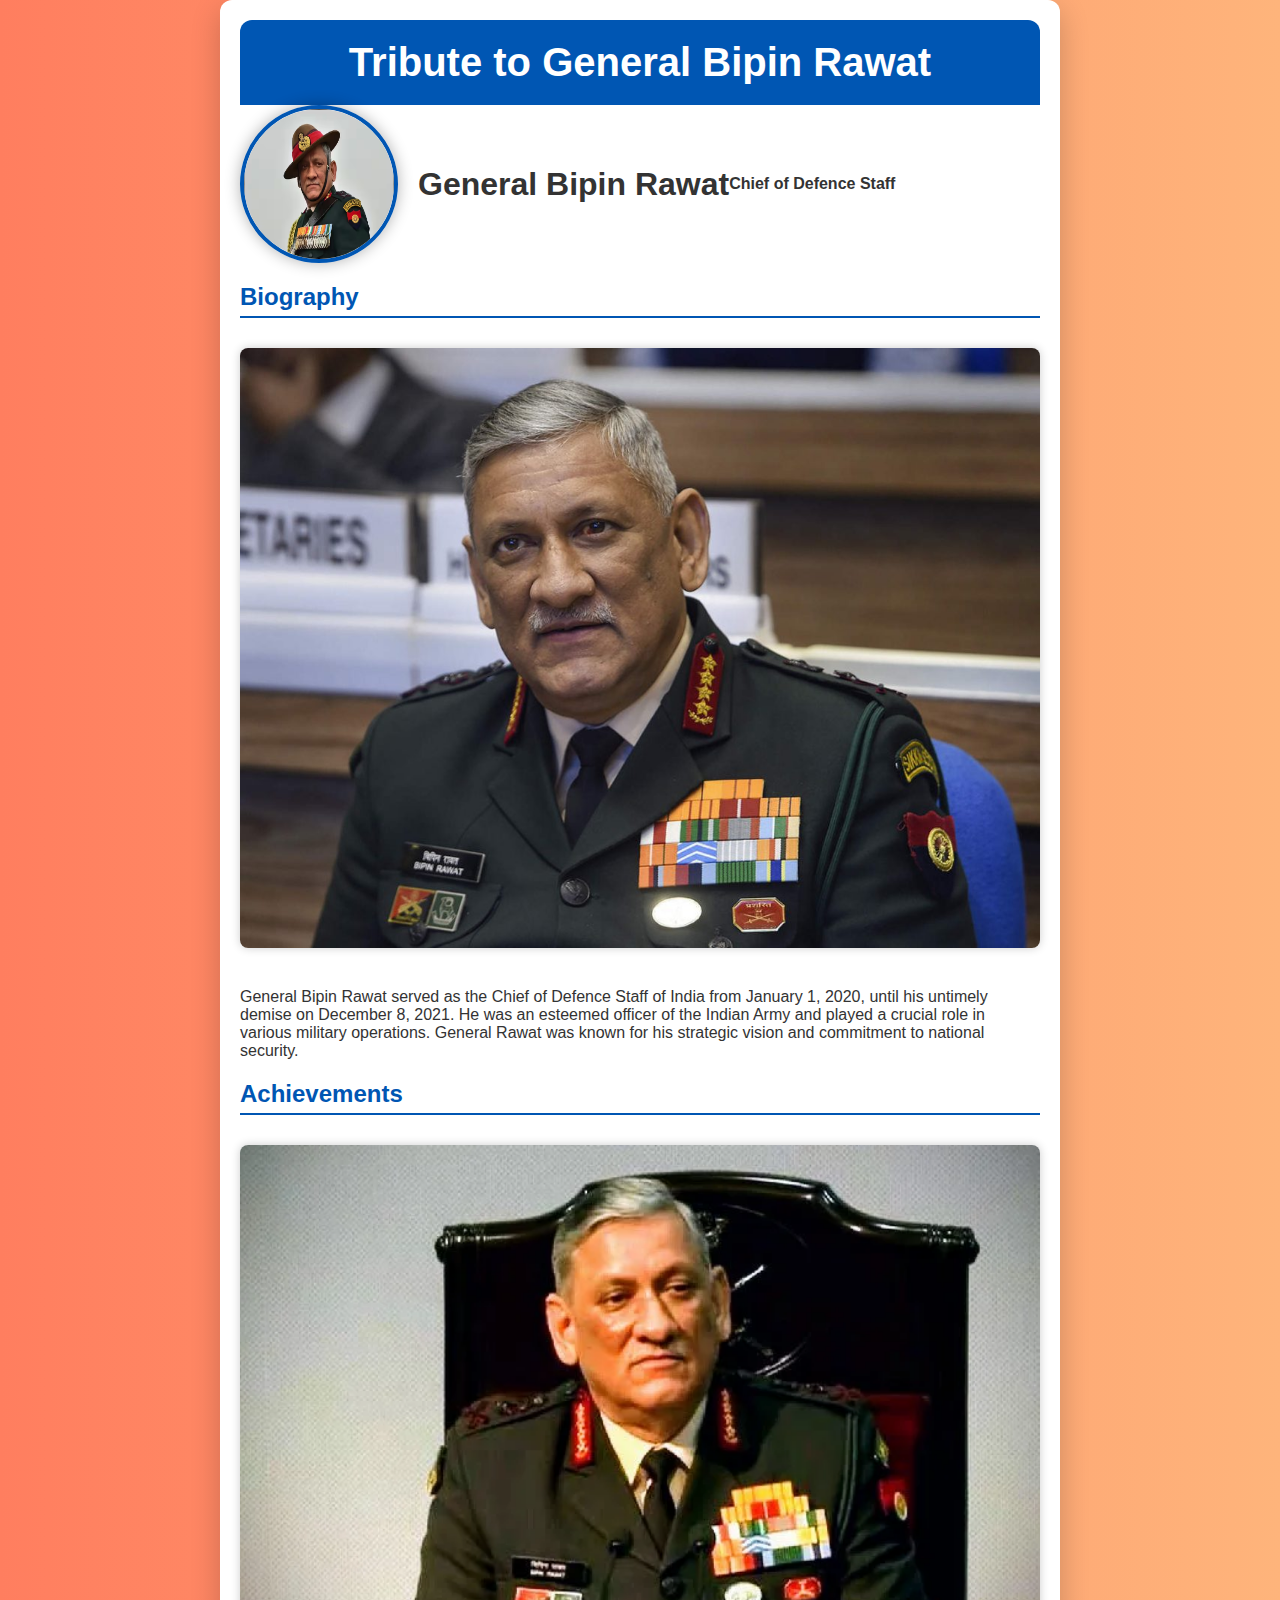
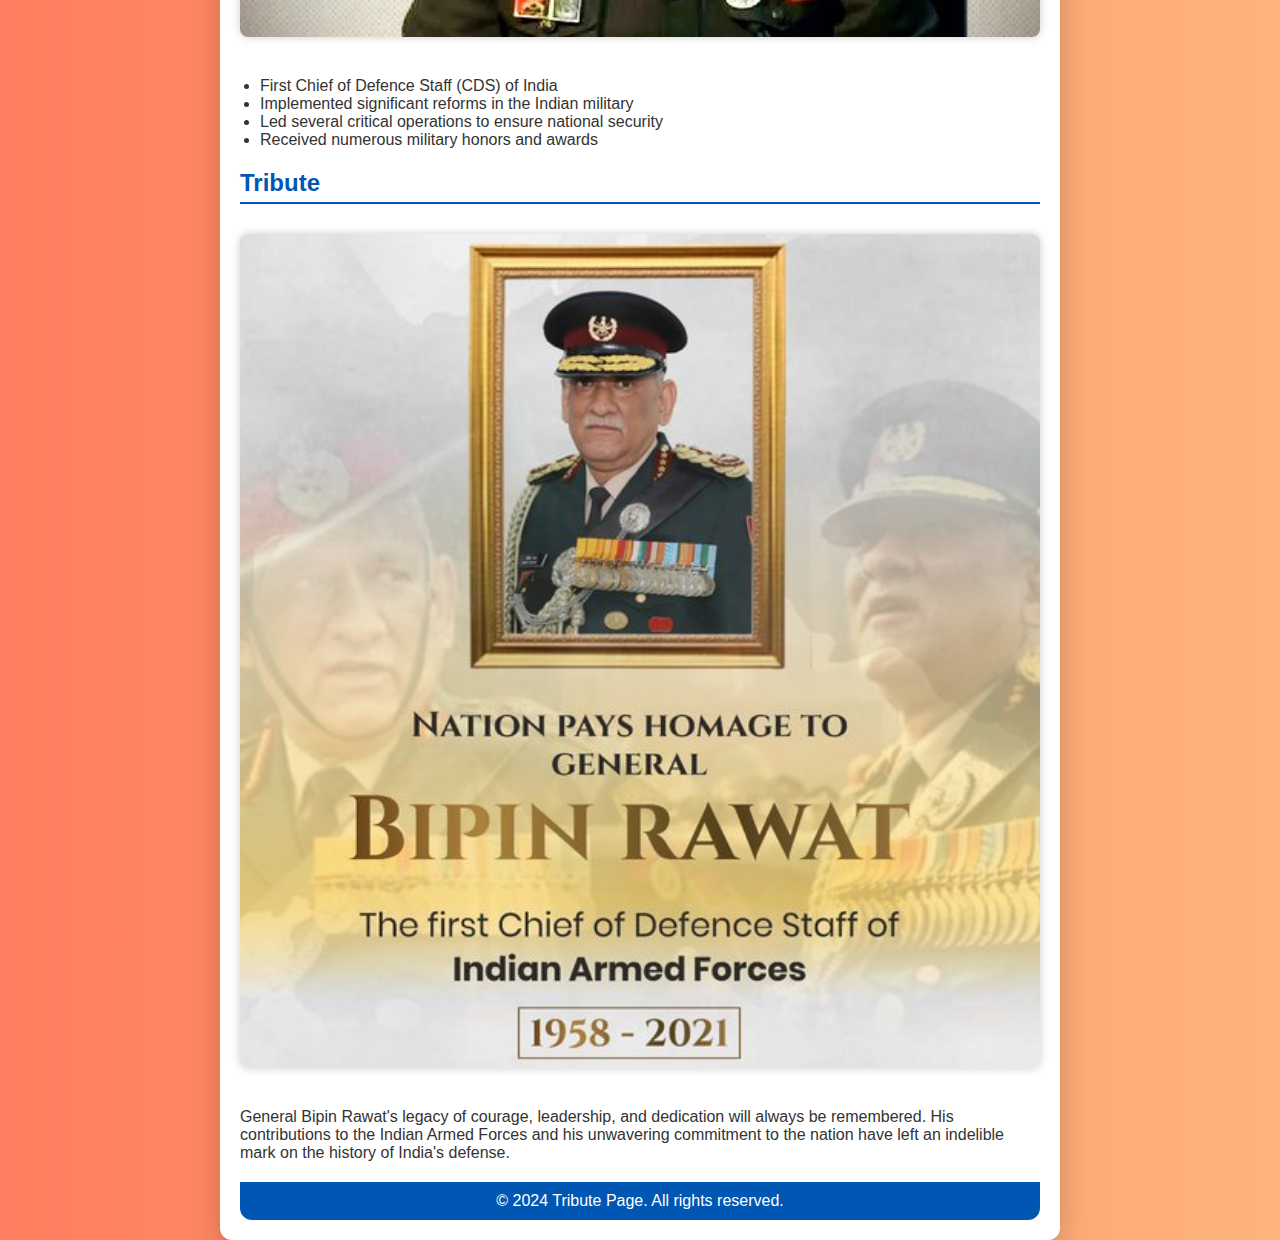
<file: LEVEL 2 TASK 2/tributePage/index.html>
<!DOCTYPE html>
<html lang="en">
<head>
    <meta charset="UTF-8">
    <meta name="viewport" content="width=device-width, initial-scale=1.0">
    <title>Tribute to General Bipin Rawat</title>
    <link rel="stylesheet" href="styles.css">
</head>
<body>
    <div class="container">
        <header>
            <h1>Tribute to General Bipin Rawat</h1>
        </header>
        
        <section class="profile">
            <img src="bipin rawat.avif" alt="General Bipin Rawat" class="profile-img">
            <h2>General Bipin Rawat</h2>
            <p><strong>Chief of Defence Staff</strong></p>
        </section>
        
        <section class="biography">
            <h2>Biography</h2>
            <img src="biography.jpg" alt="Biography" class="section-img">
            <p>General Bipin Rawat served as the Chief of Defence Staff of India
             from January 1, 2020, until his untimely demise on December 8, 2021. 
             He was an esteemed officer of the Indian Army and played a crucial 
             role in various military operations. General Rawat was known for his
            strategic vision and commitment to national security.</p>
        </section>
        
        <section class="achievements">
            <h2>Achievements</h2>
            <img src="achievement.webp" alt="Achievements" class="section-img">
            <ul>
                <li>First Chief of Defence Staff (CDS) of India</li>
                <li>Implemented significant reforms in the Indian military</li>
                <li>Led several critical operations to ensure national security</li>
                <li>Received numerous military honors and awards</li>
            </ul>
        </section>
        
        <section class="tribute">
            <h2>Tribute</h2>
            <img src="tribute.png" alt="Tribute" class="section-img">
            <p>General Bipin Rawat's legacy of courage, leadership, and dedication will always be remembered. His contributions to the Indian Armed Forces and his unwavering commitment to the nation have left an indelible mark on the history of India's defense.</p>
        </section>
        
        <footer>
            <p>© 2024 Tribute Page. All rights reserved.</p>
        </footer>
    </div>
</body>
</html>
</file>
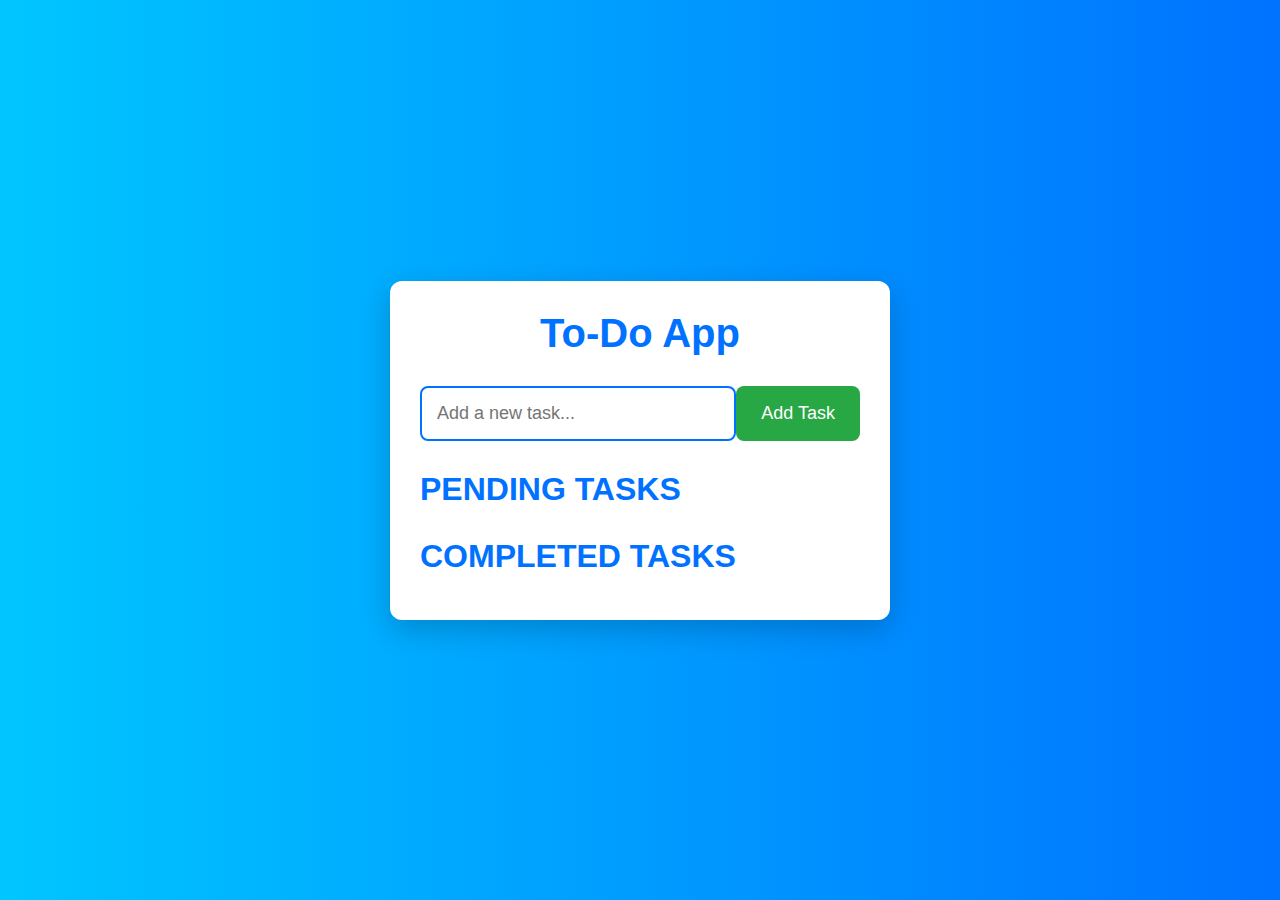
<file: LEVEL 2 TASK 3/to-doApp/index.html>
<!DOCTYPE html>
<html lang="en">
<head>
    <meta charset="UTF-8">
    <meta http-equiv="X-UA-Compatible" content="IE=edge">
    <meta name="viewport" content="width=device-width, initial-scale=1.0">
    <title>To-Do App</title>
    <link rel="stylesheet" href="styles.css">
</head>
<body>

    <div class="app-container">
        <h1>To-Do App</h1>

        <!-- Add Task Section -->
        <div class="task-input">
            <input type="text" id="taskInput" placeholder="Add a new task..." />
            <button id="addTaskBtn">Add Task</button>
        </div>

        <!-- Pending Tasks Section -->
        <section class="tasks-section">
            <h2>Pending Tasks</h2>
            <ul id="pendingTasks" class="tasks-list"></ul>
        </section>

        <!-- Completed Tasks Section -->
        <section class="tasks-section">
            <h2>Completed Tasks</h2>
            <ul id="completedTasks" class="tasks-list"></ul>
        </section>
    </div>

    <script src="script.js"></script>
</body>
</html>
</file>
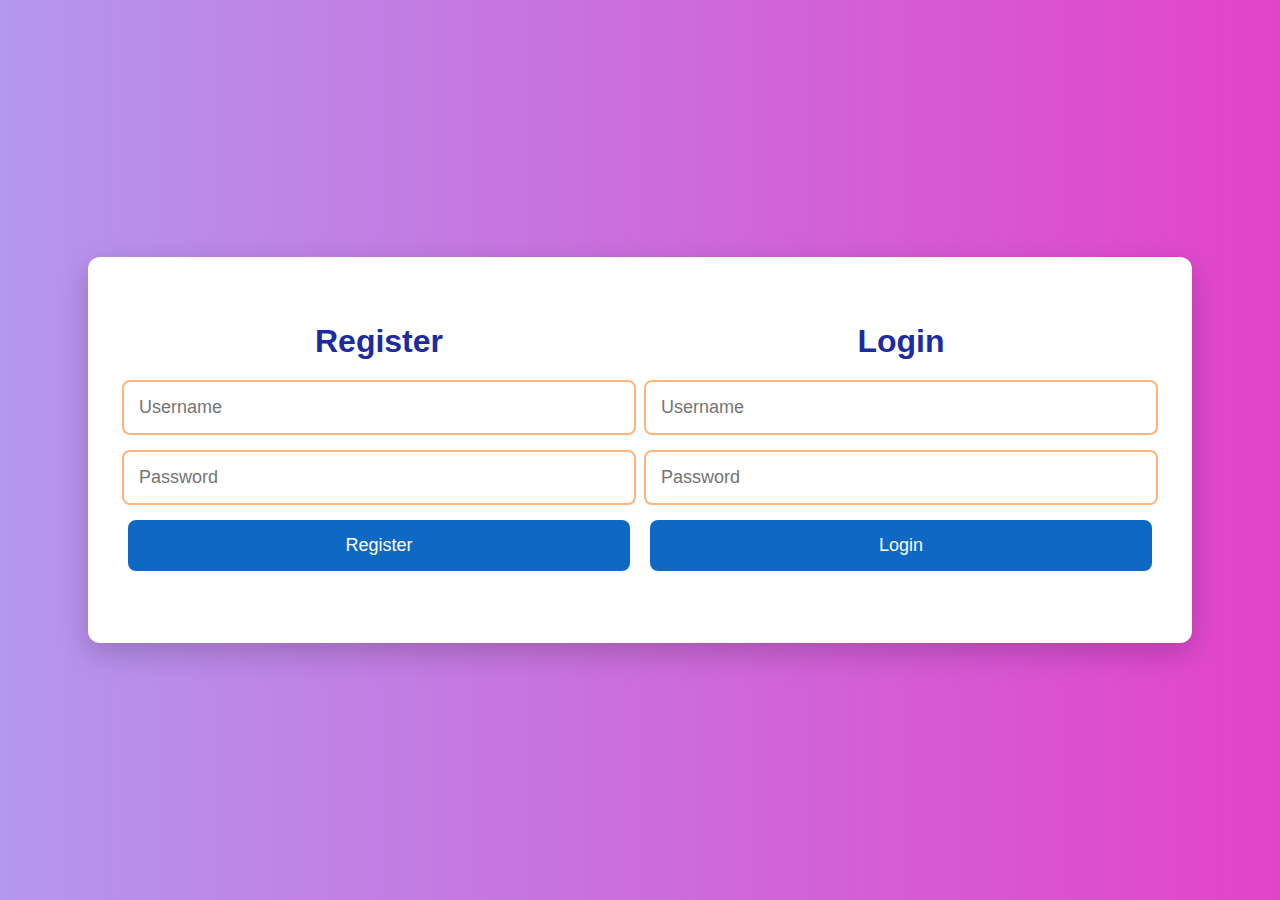
<file: LEVEL 2 TASK 4/loginAuthentication/index.html>
<!DOCTYPE html>
<html lang="en">
<head>
    <meta charset="UTF-8">
    <meta name="viewport" content="width=device-width, initial-scale=1.0">
    <title>Login Authentication</title>
    <link rel="stylesheet" href="styles.css">
</head>
<body>
    <div id="app">
        <div id="registerSection" class="auth-section">
            <h2>Register</h2>
            <input type="text" id="regUsername" placeholder="Username" />
            <input type="password" id="regPassword" placeholder="Password" />
            <button onclick="register()">Register</button>
            <p id="registerMessage"></p>
        </div>

        <div id="loginSection" class="auth-section">
            <h2>Login</h2>
            <input type="text" id="loginUsername" placeholder="Username" />
            <input type="password" id="loginPassword" placeholder="Password" />
            <button onclick="login()">Login</button>
            <p id="loginMessage"></p>
        </div>

        <div id="securedSection" class="auth-section" style="display: none;">
            <h2>Welcome to the Secured Page</h2>
            <p>This is a secured page only accessible to logged-in users.</p>
            <button onclick="logout()">Logout</button>
        </div>
    </div>

    <script src="script.js"></script>
</body>
</html>
</file>
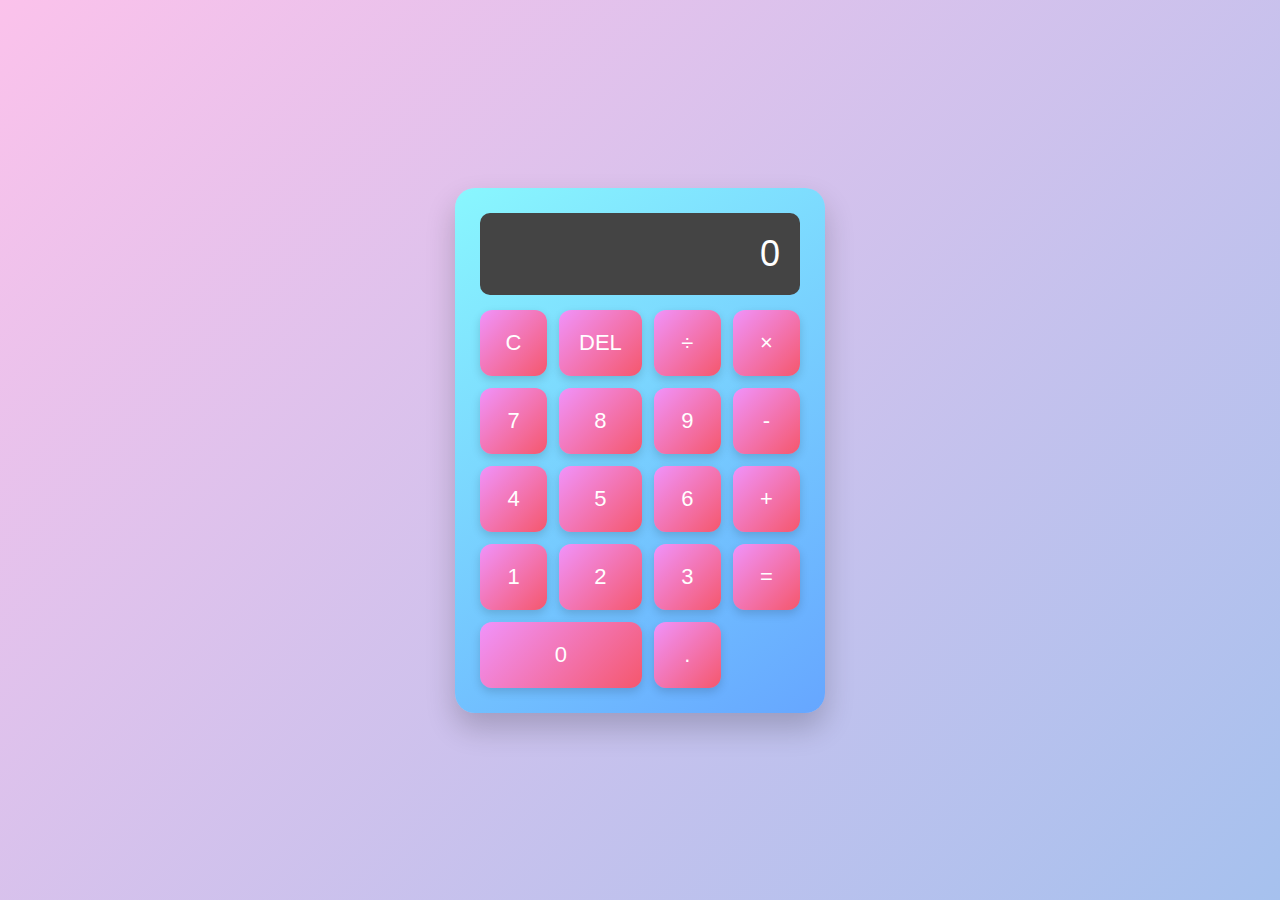
<file: LEVEL 2 TASK 1/calculator/calculator.html>
<!DOCTYPE html>
<html lang="en">
<head>
    <meta charset="UTF-8">
    <meta http-equiv="X-UA-Compatible" content="IE=edge">
    <meta name="viewport" content="width=device-width, initial-scale=1.0">
    <title>Simple Calculator</title>
    <link rel="stylesheet" href="calculator.css">
</head>
<body>
    <div class="calculator">
        <div id="display" class="display">0</div>
        <div class="buttons">
            <button class="btn" onclick="clearDisplay()">C</button>
            <button class="btn" onclick="deleteLast()">DEL</button>
            <button class="btn" onclick="appendOperator('/')">÷</button>
            <button class="btn" onclick="appendOperator('*')">×</button>

            <button class="btn" onclick="appendNumber('7')">7</button>
            <button class="btn" onclick="appendNumber('8')">8</button>
            <button class="btn" onclick="appendNumber('9')">9</button>
            <button class="btn" onclick="appendOperator('-')">-</button>

            <button class="btn" onclick="appendNumber('4')">4</button>
            <button class="btn" onclick="appendNumber('5')">5</button>
            <button class="btn" onclick="appendNumber('6')">6</button>
            <button class="btn" onclick="appendOperator('+')">+</button>

            <button class="btn" onclick="appendNumber('1')">1</button>
            <button class="btn" onclick="appendNumber('2')">2</button>
            <button class="btn" onclick="appendNumber('3')">3</button>
            <button class="btn" onclick="calculateResult()">=</button>

            <button class="btn zero" onclick="appendNumber('0')">0</button>
            <button class="btn" onclick="appendNumber('.')">.</button>
        </div>
    </div>

    <script src="calculator.js"></script>
</body>
</html>
</file>
<file: LEVEL 2 TASK 2/tributePage/styles.css>
body {
    font-family: 'Segoe UI', Tahoma, Geneva, Verdana, sans-serif;
    margin: 0;
    padding: 0;
    background: linear-gradient(to right, #ff7e5f, #feb47b);
    color: #333;
}

.container {
    max-width: 800px;
    margin: auto;
    padding: 20px;
    background: #ffffff;
    border-radius: 12px;
    box-shadow: 0 10px 30px rgba(0, 0, 0, 0.2);
    animation: fadeIn 1s ease-in-out;
}

header {
    background-color: #0056b3;
    color: white;
    padding: 20px;
    text-align: center;
    border-radius: 12px 12px 0 0;
    animation: slideIn 1s ease-in-out;
}

header h1 {
    margin: 0;
    font-size: 2.5rem;
}

.profile {
    display: flex;
    align-items: center;
    margin-bottom: 20px;
    animation: fadeInUp 1s ease-in-out;
}

.profile-img {
    width: 150px;
    height: 150px;
    border-radius: 50%;
    margin-right: 20px;
    border: 4px solid #0056b3;
    box-shadow: 0 0 15px rgba(0, 0, 0, 0.3);
}

.profile h2 {
    margin: 0;
    font-size: 2rem;
}

.biography, .achievements, .tribute {
    margin-bottom: 20px;
    animation: fadeInUp 1s ease-in-out;
}

.biography h2, .achievements h2, .tribute h2 {
    font-size: 1.5rem;
    color: #0056b3;
    border-bottom: 2px solid #0056b3;
    padding-bottom: 5px;
    margin-bottom: 10px;
}

ul {
    list-style-type: disc;
    padding-left: 20px;
}

.section-img {
    width: 100%;
    height: auto;
    margin: 20px 0;
    border-radius: 8px;
    box-shadow: 0 0 10px rgba(0, 0, 0, 0.2);
}

footer {
    background-color: #0056b3;
    color: white;
    padding: 10px;
    text-align: center;
    border-radius: 0 0 12px 12px;
    animation: fadeIn 1s ease-in-out;
}

footer p {
    margin: 0;
    font-size: 1rem;
}

@keyframes fadeIn {
    from {
        opacity: 0;
    }
    to {
        opacity: 1;
    }
}

@keyframes fadeInUp {
    from {
        opacity: 0;
        transform: translateY(20px);
    }
    to {
        opacity: 1;
        transform: translateY(0);
    }
}

@keyframes slideIn {
    from {
        transform: translateY(-50px);
        opacity: 0;
    }
    to {
        transform: translateY(0);
        opacity: 1;
    }
}
</file>
<file: LEVEL 2 TASK 4/loginAuthentication/styles.css>
body {
    font-family: 'Segoe UI', Tahoma, Geneva, Verdana, sans-serif;
    display: flex;
    justify-content: center;
    align-items: center;
    height: 100vh;
    margin: 0;
    background: linear-gradient(to right, #b497ee, #e343cb);
}

#app {
    display: grid;
    grid-template-columns: 1fr 1fr;
    gap: 20px;
    background: #ffffff;
    padding: 40px;
    border-radius: 12px;
    box-shadow: 0 10px 30px rgba(0, 0, 0, 0.2);
    width: 80%;
    max-width: 1200px;
    animation: fadeIn 1s ease-in-out;
}

.auth-section {
    display: flex;
    flex-direction: column;
    align-items: center;
}

h2 {
    font-size: 2rem;
    margin-bottom: 20px;
    color:rgb(28, 43, 159);
    text-align: center;
    animation: bounceIn 1s ease-in-out;
}

input {
    width: calc(100% - 22px);
    padding: 15px;
    margin-bottom: 15px;
    border: 2px solid #feb47b;
    border-radius: 8px;
    font-size: 18px;
    outline: none;
    transition: border-color 0.3s, box-shadow 0.3s;
}

input:focus {
    border-color: #ff7e5f;
    box-shadow: 0 0 10px rgba(255, 126, 95, 0.5);
}

button {
    width: 100%;
    padding: 15px;
    border: none;
    border-radius: 8px;
    background-color: #0e69c5;
    color: white;
    font-size: 18px;
    cursor: pointer;
    transition: background-color 0.3s, transform 0.3s, box-shadow 0.3s;
}

button:hover {
    background-color: #e55b4e;
    transform: scale(1.05);
    box-shadow: 0 4px 10px rgba(255, 126, 95, 0.3);
}

p {
    color: #d9534f;
    text-align: center;
    font-size: 1rem;
    animation: fadeIn 1s ease-in-out;
}

#securedSection {
    grid-column: span 2;
    text-align: center;
}

#securedSection button {
    background-color: #28a745;
}

#securedSection button:hover {
    background-color: #218838;
}

@keyframes fadeIn {
    from {
        opacity: 0;
    }
    to {
        opacity: 1;
    }
}

@keyframes bounceIn {
    from {
        opacity: 0;
        transform: scale(0.5);
    }
    to {
        opacity: 1;
        transform: scale(1);
    }
}
</file>
<file: LEVEL 2 TASK 1/calculator/calculator.css>
body {
    display: flex;
    justify-content: center;
    align-items: center;
    height: 100vh;
    margin: 0;
    background: linear-gradient(135deg, #fbc2eb, #a6c1ee);
    font-family: 'Poppins', sans-serif;
}

.calculator {
    background: linear-gradient(145deg, #89f7fe, #66a6ff);
    padding: 25px;
    border-radius: 20px;
    box-shadow: 0 15px 30px rgba(0, 0, 0, 0.2);
    width: 320px;
    animation: slideIn 1s ease-in-out;
}

.display {
    background-color: #444;
    color: #fff;
    text-align: right;
    padding: 20px;
    font-size: 36px;
    border-radius: 10px;
    margin-bottom: 15px;
    overflow-x: auto;
    animation: popUp 0.5s ease-out;
    transition: background-color 0.3s;
}

.buttons {
    display: grid;
    grid-template-columns: repeat(4, 1fr);
    gap: 12px;
}

.btn {
    background: linear-gradient(135deg, #f093fb, #f5576c);
    color: #fff;
    font-size: 22px;
    border: none;
    border-radius: 12px;
    padding: 20px;
    cursor: pointer;
    transition: transform 0.2s, background 0.3s, box-shadow 0.3s;
    box-shadow: 0 4px 10px rgba(0, 0, 0, 0.15);
}

.btn:hover {
    background: linear-gradient(135deg, #f5576c, #f093fb);
    transform: translateY(-5px) scale(1.05);
    box-shadow: 0 6px 12px rgba(0, 0, 0, 0.2);
}

.btn:active {
    transform: translateY(2px);
    box-shadow: 0 2px 5px rgba(0, 0, 0, 0.1);
}

.zero {
    grid-column: span 2; /* Span two columns for the zero button */
}

/* Animations */
@keyframes slideIn {
    from {
        transform: translateY(-30px);
        opacity: 0;
    }
    to {
        transform: translateY(0);
        opacity: 1;
    }
}

@keyframes popUp {
    0% {
        transform: scale(0.9);
    }
    50% {
        transform: scale(1.05);
    }
    100% {
        transform: scale(1);
    }
}
</file>
<file: LEVEL 2 TASK 3/to-doApp/styles.css>
/* Resetting default styles */
* {
    margin: 0;
    padding: 0;
    box-sizing: border-box;
    font-family: 'Segoe UI', Tahoma, Geneva, Verdana, sans-serif;
}

body {
    background: linear-gradient(to right, #00c6ff, #0072ff);
    display: flex;
    justify-content: center;
    align-items: center;
    height: 100vh;
    padding: 20px;
}

.app-container {
    background: #ffffff;
    padding: 30px;
    border-radius: 12px;
    box-shadow: 0 10px 30px rgba(0, 0, 0, 0.2);
    width: 500px;
    animation: fadeIn 1s ease-in-out;
}

h1 {
    text-align: center;
    margin-bottom: 30px;
    color: #0072ff;
    font-size: 2.5rem;
    font-weight: bold;
    animation: slideIn 1s ease-in-out;
}

.task-input {
    display: flex;
    margin-bottom: 30px;
    justify-content: space-between;
}

#taskInput {
    flex: 1;
    padding: 15px;
    border: 2px solid #0072ff;
    border-radius: 8px;
    font-size: 18px;
    outline: none;
    transition: border-color 0.3s;
}

#taskInput:focus {
    border-color: #0056b3;
}

#addTaskBtn {
    padding: 15px 25px;
    border: none;
    border-radius: 8px;
    background-color: #28a745;
    color: white;
    cursor: pointer;
    font-size: 18px;
    transition: background-color 0.3s, transform 0.3s;
}

#addTaskBtn:hover {
    background-color: #218838;
    transform: scale(1.05);
}

.tasks-section {
    margin-top: 30px;
}

.tasks-section h2 {
    font-size: 2rem;
    margin-bottom: 15px;
    color: #0072ff;
    text-transform: uppercase;
}

.tasks-list {
    list-style: none;
    padding: 0;
}

.task-item {
    background: #f9f9f9;
    padding: 15px;
    border: 1px solid #ddd;
    border-radius: 10px;
    display: flex;
    justify-content: space-between;
    align-items: center;
    margin-bottom: 15px;
    transition: background 0.3s, transform 0.3s;
    animation: slideIn 0.5s ease-in-out;
}

.task-item.completed {
    background: #d4edda;
    text-decoration: line-through;
    color: #6c757d;
}

.task-item:hover {
    background: #f1f1f1;
    transform: scale(1.02);
}

.task-buttons {
    display: flex;
    gap: 10px;
}

.task-buttons button {
    padding: 8px 15px;
    border: none;
    border-radius: 8px;
    cursor: pointer;
    color: white;
    font-size: 16px;
    transition: background-color 0.3s, transform 0.3s;
}

.edit-btn {
    background-color: #ffc107;
}

.delete-btn {
    background-color: #dc3545;
}

.complete-btn {
    background-color: #28a745;
}

.edit-btn:hover {
    background-color: #e0a800;
    transform: scale(1.05);
}

.delete-btn:hover {
    background-color: #c82333;
    transform: scale(1.05);
}

.complete-btn:hover {
    background-color: #218838;
    transform: scale(1.05);
}

/* Animations */
@keyframes fadeIn {
    from {
        opacity: 0;
    }
    to {
        opacity: 1;
    }
}

@keyframes slideIn {
    from {
        transform: translateY(-30px);
        opacity: 0;
    }
    to {
        transform: translateY(0);
        opacity: 1;
    }
}
</file>
